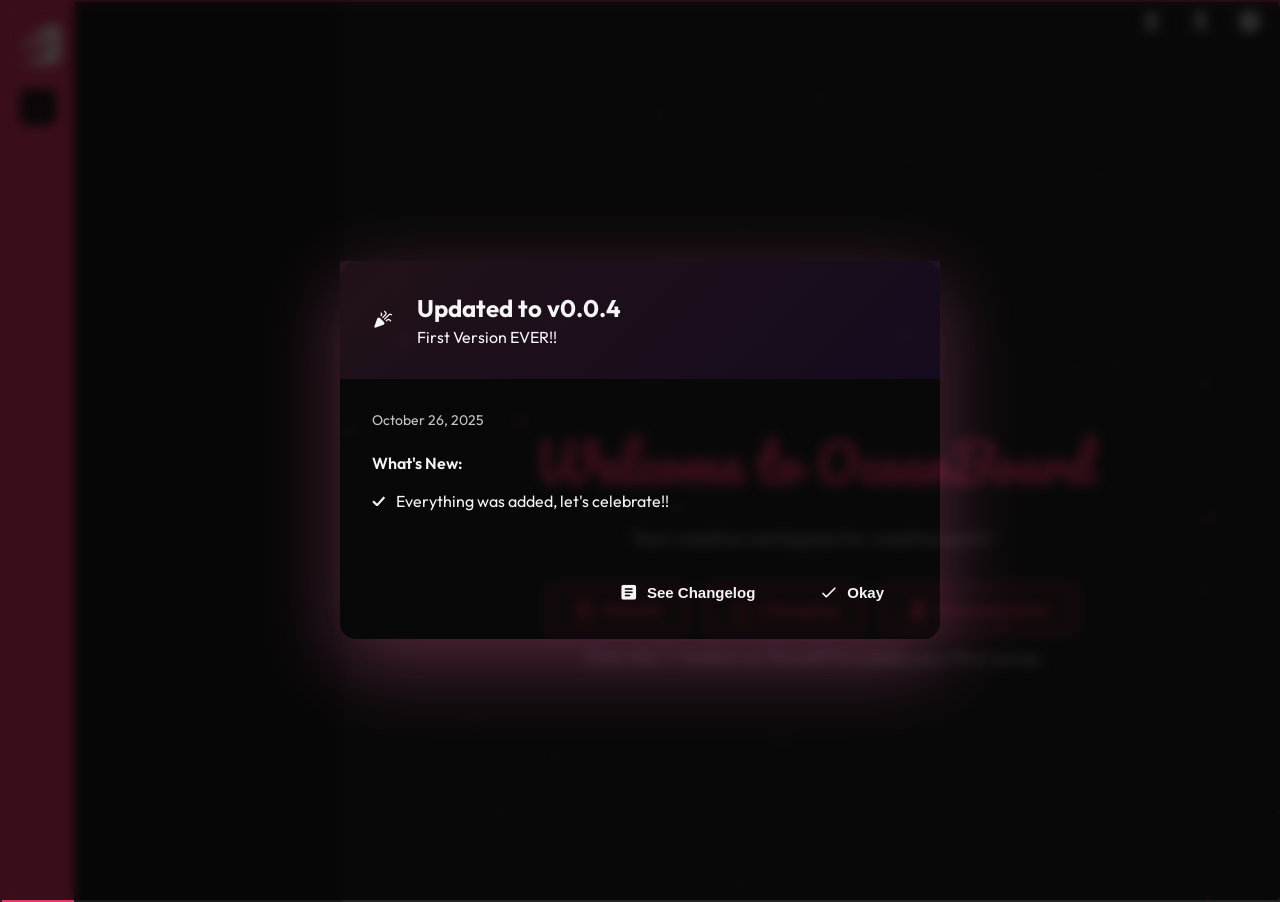
<file: index.html>
<!DOCTYPE html>
<html lang="en">
<head>
	<meta charset="UTF-8">
	<meta name="viewport" content="width=device-width, initial-scale=1.0">
	<title>OceanBoard</title>
    <meta name="robots" content="index, follow, noarchive, nosnippet, notranslate">
	<!-- Google Fonts - api -->
	<link href="https://fonts.googleapis.com/css2?family=Pacifico&family=Dosis:wght@400;700&family=Outfit:wght@400;700&family=Source+Code+Pro:wght@400;700&display=swap" rel="stylesheet">
	<link href="https://fonts.googleapis.com/css2?family=Material+Icons+Round" rel="stylesheet">

	<link rel="stylesheet" href="./styles/root.css">
	<link rel="shortcut icon" href="./media/icons/Icon-Pink.png" type="image/png">
	<script src="./libs/marked.js"></script>
</head>
<body>
	<div class="ob-app">
		<aside class="ob-sidebar">
			<div class="ob-sidebar-bar">
				<div class="ob-logo"></div>
				<button class="ob-series-add-btn" title="Add Series"><span class="material-icons-round">add</span></button>
                <div class="ob-series-tiles">
					<!-- Series tiles will be loaded from localStorage -->
				</div>
			</div>
			<div class="ob-sidebar-content">
				<div class="ob-project-title-static">OceanBoard</div>
				<div class="ob-sidebar-actions">
					<button title="New Episode" class="ob-action-episode"><span class="material-icons-round">note_add</span></button>
					<button title="New Season" class="ob-action-season"><span class="material-icons-round">create_new_folder</span></button>
				</div>
				<div class="ob-tree">
					<!-- Seasons will be loaded from localStorage -->
				</div>
				<div class="ob-special-section">
					<div class="ob-tree-title ob-special-title">Components</div>
					<ul class="ob-tree-list">
						<!-- Special files will be loaded from localStorage -->
					</ul>
				</div>
				<div class="ob-media-section">
					<div class="ob-tree-title ob-media-title">
						Media
					</div>
					<div class="ob-media-list">
						<!-- Media files will be loaded from localStorage -->
					</div>
				</div>
			</div>
		</aside>
		<main class="ob-main">
			<header class="ob-header">
				<div class="ob-header-controls">
					<button class="ob-header-btn" title="Import"><span class="material-icons-round">upload</span></button>
					<button class="ob-header-btn" title="Export"><span class="material-icons-round">download</span></button>
					<button class="ob-header-btn" title="Settings"><span class="material-icons-round">settings</span></button>
				</div>
			</header>
			<div class="ob-tabs">
			</div>
			<section class="ob-content">
				<div class="ob-welcome">
					<h1><span>Welcome to</span> <span class="ob-logo-text">OceanBoard</span></h1>
				</div>
			</section>
		</main>
	</div>
    <script src="./classes/index.js" type="module"></script>
</body>
</html>
</file>
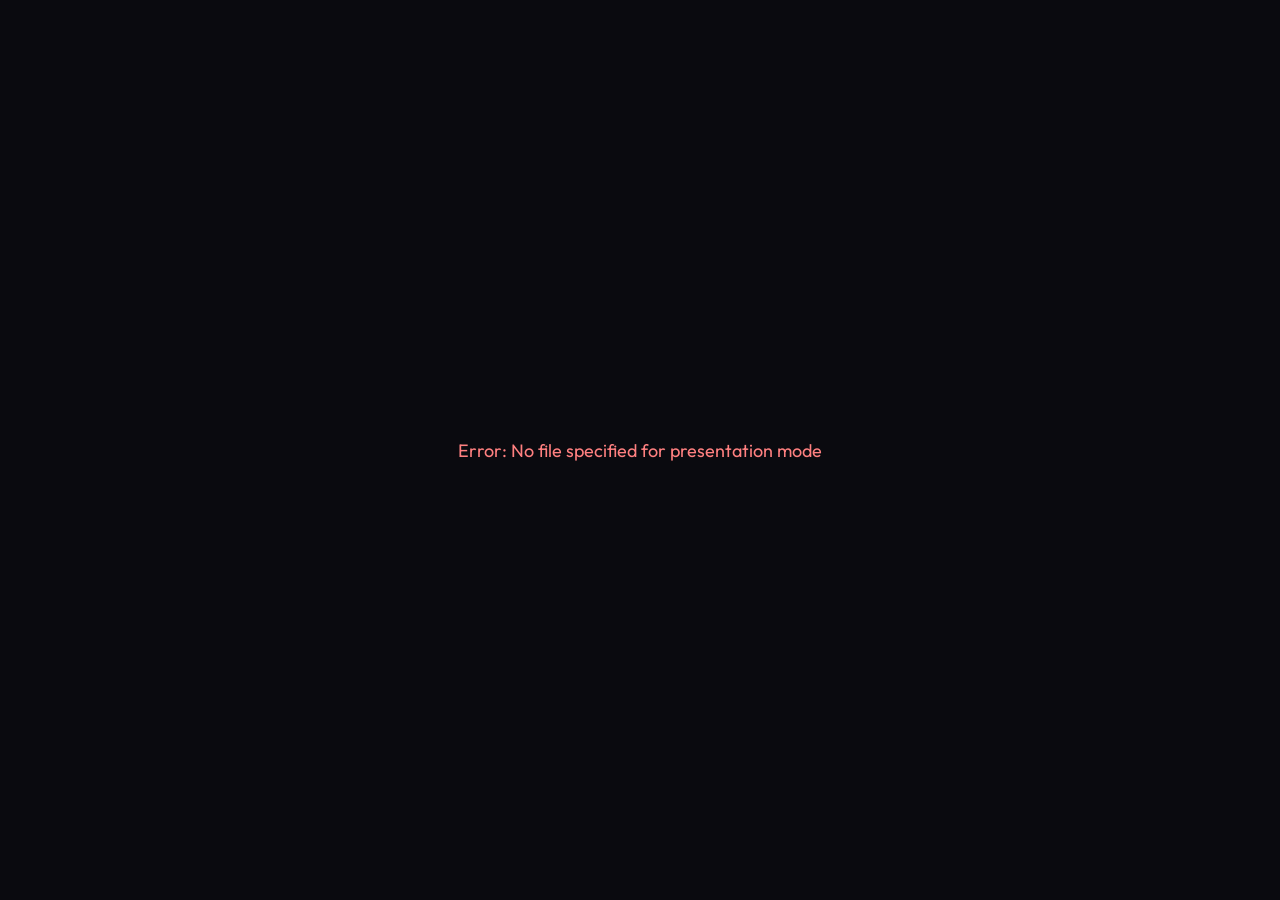
<file: iframes/presentation.html>
<!DOCTYPE html>
<html lang="en">
<head>
	<meta charset="UTF-8">
	<meta name="viewport" content="width=device-width, initial-scale=1.0">
	<title>Presentation Mode - OceanBoard</title>
	<link href="https://fonts.googleapis.com/css2?family=Dosis:wght@400;700&family=Outfit:wght@400;700&family=Source+Code+Pro:wght@400;700&display=swap" rel="stylesheet">
	<link href="https://fonts.googleapis.com/css2?family=Material+Icons+Round" rel="stylesheet">
	<script src="../libs/marked.js"></script>
	<link rel="shortcut icon" href="../../media/icons/Icon-B&W.png" type="image/png">
	<style>
		:root {
			--ob-bg: #0a0a0f;
			--ob-bg-secondary: #12121a;
			--ob-accent: #ff80aa;
			--ob-text: #e0e0e0;
			--ob-text-dim: #a0a0b0;
		}

		* {
			margin: 0;
			padding: 0;
			box-sizing: border-box;
		}

		body {
			font-family: 'Outfit', sans-serif;
			background: var(--ob-bg);
			color: var(--ob-text);
			overflow-x: hidden;
		}

		.presentation-container {
			max-width: 900px;
			margin: 0 auto;
			padding: 60px 40px 120px 40px;
			min-height: 100vh;
		}

		.presentation-content {
			background: var(--ob-bg-secondary);
			border-radius: 16px;
			padding: 48px;
			box-shadow: 0 8px 32px rgba(0, 0, 0, 0.4);
			animation: fadeIn 0.5s ease-out;
		}

		@keyframes fadeIn {
			from { opacity: 0; transform: translateY(20px); }
			to { opacity: 1; transform: translateY(0); }
		}

		.presentation-content h1 {
			font-family: 'Dosis', sans-serif;
			font-size: 3rem;
			color: var(--ob-accent);
			margin-bottom: 1.5rem;
			line-height: 1.2;
		}

		.presentation-content h2 {
			font-size: 2rem;
			color: var(--ob-text);
			margin: 2rem 0 1rem 0;
			border-bottom: 2px solid rgba(255, 128, 170, 0.3);
			padding-bottom: 0.5rem;
		}

		.presentation-content h3 {
			font-size: 1.5rem;
			color: var(--ob-text);
			margin: 1.5rem 0 0.75rem 0;
		}

		.presentation-content p {
			line-height: 1.8;
			margin-bottom: 1.25rem;
			color: var(--ob-text-dim);
			font-size: 1.125rem;
		}

		.presentation-content ul,
		.presentation-content ol {
			margin: 1rem 0 1.5rem 2rem;
			line-height: 1.8;
		}

		.presentation-content li {
			margin-bottom: 0.5rem;
			color: var(--ob-text-dim);
		}

		.presentation-content code {
			background: var(--ob-bg);
			padding: 0.2em 0.4em;
			border-radius: 4px;
			font-family: 'Source Code Pro', monospace;
			color: var(--ob-accent);
			font-size: 0.9em;
		}

		.presentation-content pre {
			background: var(--ob-bg);
			padding: 1.5rem;
			border-radius: 8px;
			overflow-x: auto;
			margin: 1.5rem 0;
		}

		.presentation-content pre code {
			background: none;
			padding: 0;
			color: var(--ob-text);
		}

		.presentation-content blockquote {
			border-left: 4px solid var(--ob-accent);
			padding-left: 1.5rem;
			margin: 1.5rem 0;
			font-style: italic;
			color: var(--ob-text-dim);
		}

		.presentation-content a {
			color: var(--ob-accent);
			text-decoration: none;
			border-bottom: 1px solid transparent;
			transition: border-color 0.2s;
		}

		.presentation-content a:hover {
			border-bottom-color: var(--ob-accent);
		}

		.presentation-content img {
			max-width: 100%;
			border-radius: 8px;
			margin: 1.5rem 0;
		}

		.presentation-content hr {
			border: none;
			height: 2px;
			background: linear-gradient(90deg, transparent, rgba(255, 128, 170, 0.3), transparent);
			margin: 2rem 0;
		}

		.presentation-nav {
			position: fixed;
			bottom: 0;
			left: 0;
			right: 0;
			background: rgba(18, 18, 26, 0.95);
			backdrop-filter: blur(10px);
			border-top: 1px solid rgba(255, 255, 255, 0.1);
			padding: 20px 40px;
			display: flex;
			align-items: center;
			justify-content: space-between;
			z-index: 1000;
			box-shadow: 0 -4px 20px rgba(0, 0, 0, 0.3);
		}

		.presentation-nav-center {
			flex: 1;
			display: flex;
			align-items: center;
			justify-content: left;
			gap: 24px;
		}

		.presentation-file-info {
			display: flex;
			flex-direction: column;
			align-items: center;
			gap: 4px;
		}

		.presentation-series-name {
			font-size: 0.875rem;
			color: var(--ob-text-dim);
			font-weight: 500;
		}

		.presentation-file-name {
			font-size: 1.125rem;
			color: var(--ob-text);
			font-weight: 600;
		}

		.presentation-nav-btn {
			background: rgba(255, 128, 170, 0.1);
			border: 1px solid rgba(255, 128, 170, 0.3);
			color: var(--ob-accent);
			border-radius: 12px;
			width: 48px;
			height: 48px;
			display: flex;
			align-items: center;
			justify-content: center;
			cursor: pointer;
			transition: all 0.2s ease;
		}

		.presentation-nav-btn:hover:not(:disabled) {
			background: rgba(255, 128, 170, 0.2);
			border-color: var(--ob-accent);
			transform: translateY(-2px);
		}

		.presentation-nav-btn:disabled {
			opacity: 0.3;
			cursor: not-allowed;
		}

		.presentation-nav-btn .material-icons-round {
			font-size: 1.5rem;
		}

		.presentation-close-btn {
			background: rgba(255, 80, 80, 0.1);
			border: 1px solid rgba(255, 80, 80, 0.3);
			color: #ff8080;
			border-radius: 12px;
			padding: 12px 24px;
			display: flex;
			align-items: center;
			gap: 8px;
			cursor: pointer;
			transition: all 0.2s ease;
			font-weight: 600;
		}

		.presentation-close-btn:hover {
			background: rgba(255, 80, 80, 0.2);
			border-color: #ff8080;
		}

		.presentation-close-btn .material-icons-round {
			font-size: 1.25rem;
		}

		.presentation-loading {
			display: flex;
			flex-direction: column;
			align-items: center;
			justify-content: center;
			min-height: 100vh;
			gap: 20px;
		}

		.presentation-spinner {
			width: 48px;
			height: 48px;
			border: 3px solid rgba(255, 128, 170, 0.2);
			border-top-color: var(--ob-accent);
			border-radius: 50%;
			animation: spin 1s linear infinite;
		}

		@keyframes spin {
			to { transform: rotate(360deg); }
		}

		.presentation-loading-text {
			color: var(--ob-text-dim);
			font-size: 1.125rem;
		}

		@media (max-width: 768px) {
			.presentation-container {
				padding: 40px 20px 100px 20px;
			}

			.presentation-content {
				padding: 32px 24px;
			}

			.presentation-content h1 {
				font-size: 2rem;
			}

			.presentation-nav {
				padding: 16px 20px;
			}

			.presentation-file-name {
				font-size: 1rem;
			}

			.presentation-series-name {
				font-size: 0.75rem;
			}
		}
	</style>
</head>
<body>
	<!-- Loading State -->
	<div class="presentation-loading" id="loading">
		<div class="presentation-spinner"></div>
		<div class="presentation-loading-text">Loading presentation...</div>
	</div>

	<!-- Main Content -->
	<div class="presentation-container" id="container" style="display: none;">
		<div class="presentation-content" id="content">
			<!-- Markdown content will be rendered here -->
		</div>
	</div>

	<!-- Bottom Navigation Bar -->
	<nav class="presentation-nav" id="nav" style="display: none;">
		<div class="presentation-nav-center">
			<button class="presentation-nav-btn" id="prevBtn" title="Previous File">
				<span class="material-icons-round">chevron_left</span>
			</button>

			<div class="presentation-file-info">
				<div class="presentation-series-name" id="seriesName">Series Name</div>
				<div class="presentation-file-name" id="fileName">File Name</div>
			</div>

			<button class="presentation-nav-btn" id="nextBtn" title="Next File">
				<span class="material-icons-round">chevron_right</span>
			</button>

		<button class="presentation-nav-btn" onclick="location.reload()" title="Reload">
				<span class="material-icons-round">refresh</span>
			</button>
		</div>

		<button class="presentation-close-btn" id="closeBtn">
			<span class="material-icons-round">close</span>
			Exit Presentation
		</button>
	</nav>

	<script type="module">
		// Import media system functions
		import { getMedia, getMediaIdFromMention } from '../classes/filesystem/mediasystem.js';
		import { preprocessMediaMentions, setupCustomRenderer } from '../classes/editors/mediarenderer.js';
		
		// Initialize custom renderer for media
		setupCustomRenderer();
		
		// Get file ID from URL parameter
		const urlParams = new URLSearchParams(window.location.search);
		const fileId = urlParams.get('file');
		const seriesId = urlParams.get('series');

		let allFiles = [];
		let currentIndex = 0;

		// Load file content and metadata
		async function loadPresentation() {
			if (!fileId || !seriesId) {
				document.getElementById('loading').innerHTML = `
					<div class="presentation-loading-text" style="color: #ff8080;">
						Error: No file specified for presentation mode
					</div>
				`;
				return;
			}

			console.log('[Presentation] Loading file:', fileId);
			console.log('[Presentation] Series:', seriesId);
			console.log('[Presentation] Storage key:', 'ob-file-' + fileId);

			// Get file content from localStorage
			const content = localStorage.getItem('ob-file-' + fileId);
			if (!content) {
				// Debug: Show all available files
				const allKeys = Object.keys(localStorage).filter(k => k.startsWith('ob-file-'));
				console.error('[Presentation] File not found. Available files:', allKeys);
				
				document.getElementById('loading').innerHTML = `
					<div class="presentation-loading-text" style="color: #ff8080;">
						Error: File not found<br>
						<small style="opacity: 0.7; font-size: 0.9rem;">Looking for: ob-file-${fileId}</small><br>
						<small style="opacity: 0.7; font-size: 0.9rem;">Available files: ${allKeys.length}</small>
					</div>
				`;
				return;
			}

			// Get workspace data to build file list
			const workspaceData = JSON.parse(localStorage.getItem('ob-workspace-' + seriesId) || '{}');
			const seriesMetadata = JSON.parse(localStorage.getItem('ob-series-meta-' + seriesId) || '{}');

			// Build flat file list
			if (workspaceData.seasons) {
				workspaceData.seasons.forEach(season => {
					if (season.episodes) {
						season.episodes.forEach(episode => {
							allFiles.push({
								name: episode.name,
								seasonName: season.name
							});
						});
					}
				});
			}

			// Add special files
			if (workspaceData.specialFiles) {
				workspaceData.specialFiles.forEach(file => {
					allFiles.push({
						name: file.name,
						seasonName: 'Special Files'
					});
				});
			}

			// Find current file index
			currentIndex = allFiles.findIndex(f => f.name === fileId);

			// Remove file-id line from content (if it exists)
			let cleanContent = content;
			const fileIdPattern = /^\$\s*file-id\s*=\s*"[^"]+"\s*\n?/;
			if (fileIdPattern.test(content)) {
				cleanContent = content.replace(fileIdPattern, '');
			}

			// Strip @component. prefix from mentions
			cleanContent = cleanContent.replace(/@([a-z]+)\.([a-zA-Z0-9]+)/g, '$2');

			// Preprocess media mentions
			cleanContent = preprocessMediaMentions(cleanContent);

			// Render markdown
			const html = marked.parse(cleanContent);
			document.getElementById('content').innerHTML = html;

			// Update file info
			document.getElementById('fileName').textContent = fileId;
			document.getElementById('seriesName').textContent = seriesMetadata.name || 'OceanBoard';

			// Update navigation buttons
			updateNavButtons();

			// Show content
			document.getElementById('loading').style.display = 'none';
			document.getElementById('container').style.display = 'block';
			document.getElementById('nav').style.display = 'flex';
		}

		function updateNavButtons() {
			const prevBtn = document.getElementById('prevBtn');
			const nextBtn = document.getElementById('nextBtn');

			prevBtn.disabled = currentIndex <= 0;
			nextBtn.disabled = currentIndex >= allFiles.length - 1;
		}

		// Navigation handlers
		document.getElementById('prevBtn').addEventListener('click', () => {
			if (currentIndex > 0) {
				currentIndex--;
				const file = allFiles[currentIndex];
				window.location.href = `?file=${encodeURIComponent(file.name)}&series=${encodeURIComponent(seriesId)}`;
			}
		});

		document.getElementById('nextBtn').addEventListener('click', () => {
			if (currentIndex < allFiles.length - 1) {
				currentIndex++;
				const file = allFiles[currentIndex];
				window.location.href = `?file=${encodeURIComponent(file.name)}&series=${encodeURIComponent(seriesId)}`;
			}
		});

		document.getElementById('closeBtn').addEventListener('click', () => {
			window.close();
		});

		// Keyboard navigation
		document.addEventListener('keydown', (e) => {
			if (e.key === 'ArrowLeft' && currentIndex > 0) {
				document.getElementById('prevBtn').click();
			} else if (e.key === 'ArrowRight' && currentIndex < allFiles.length - 1) {
				document.getElementById('nextBtn').click();
			} else if (e.key === 'Escape') {
				window.close();
			}
		});

		// Load presentation on page load
		loadPresentation();
	</script>
</body>
</html>
</file>
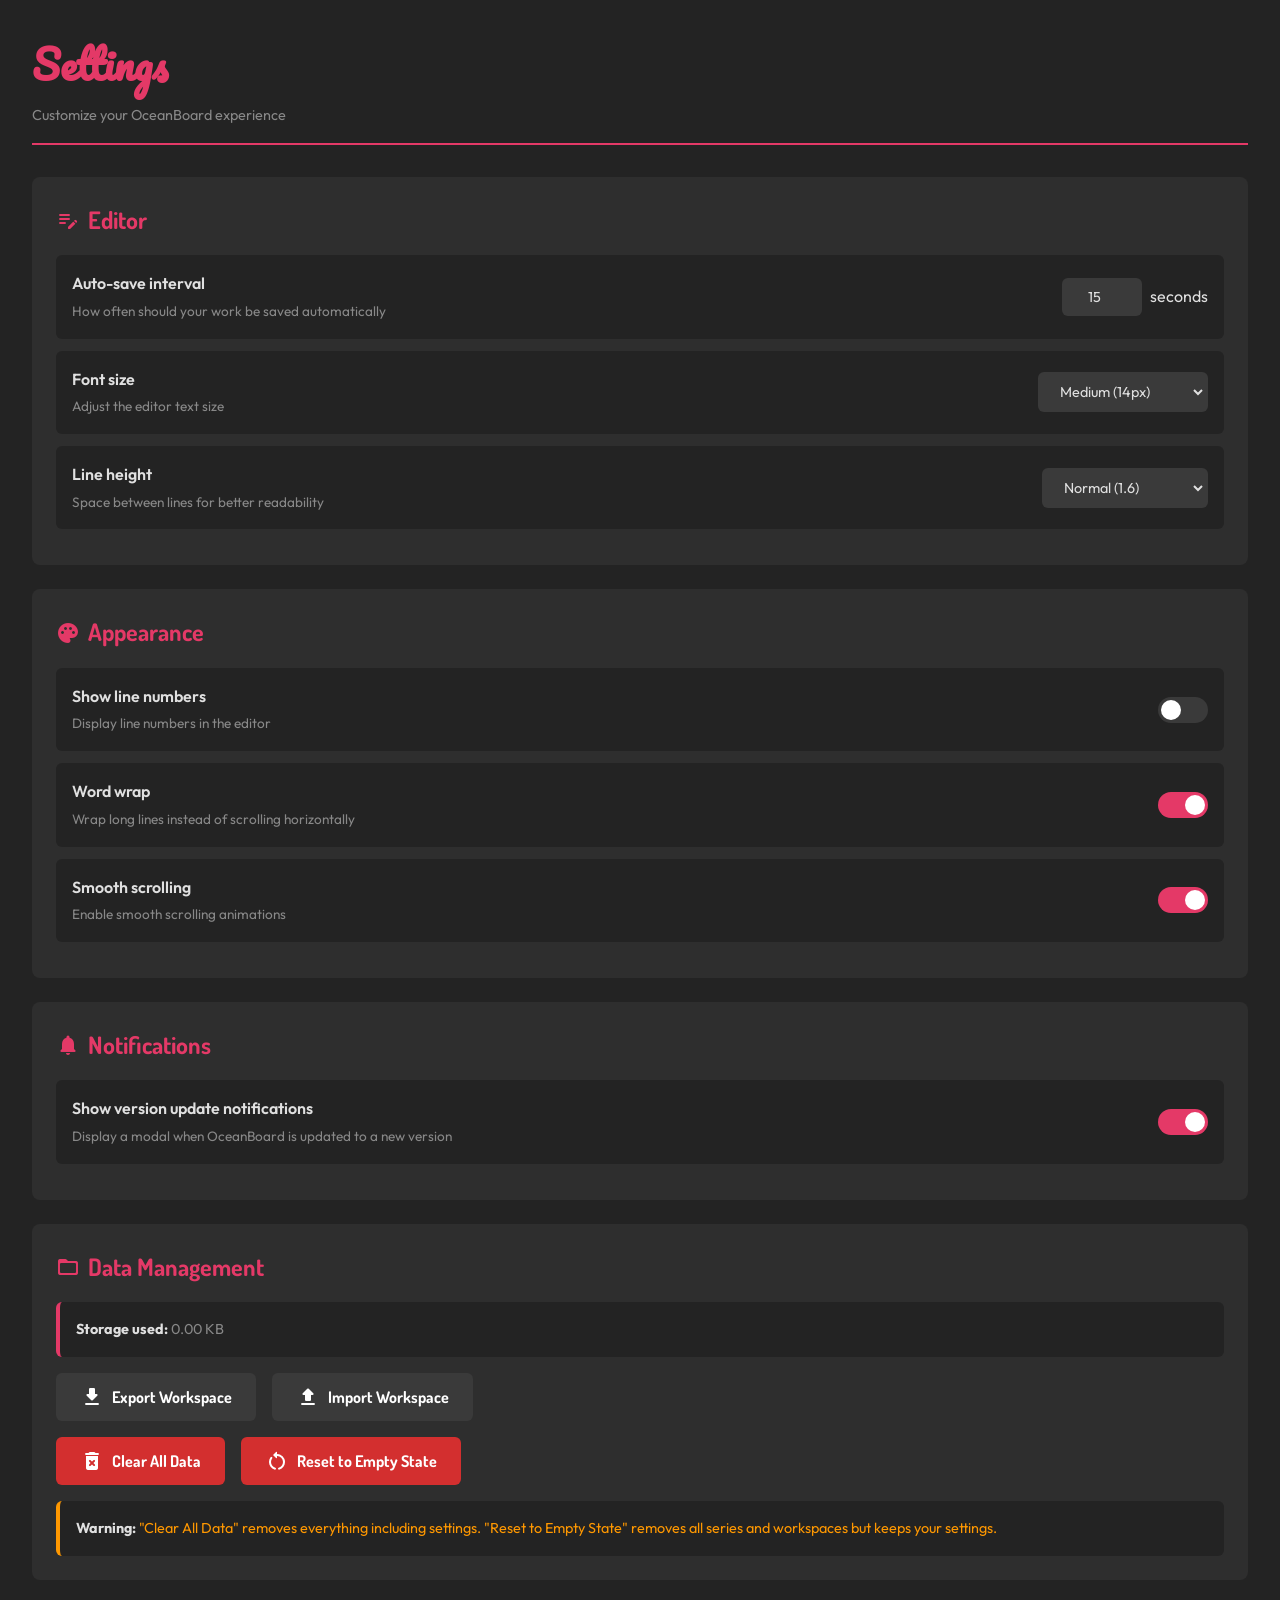
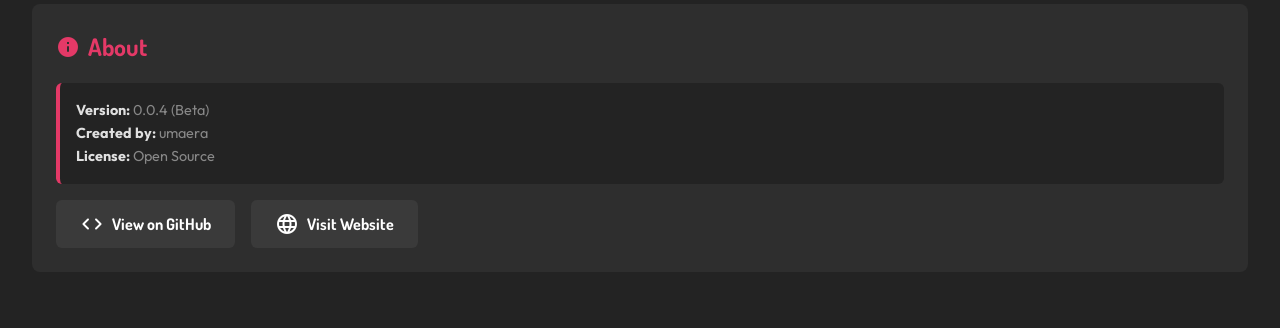
<file: iframes/settings.html>
<!DOCTYPE html>
<html lang="en">
<head>
	<meta charset="UTF-8">
	<meta name="viewport" content="width=device-width, initial-scale=1.0">
	<title>OceanBoard - Settings</title>
	<link href="https://fonts.googleapis.com/css2?family=Pacifico&family=Dosis:wght@400;700&family=Outfit:wght@400;700&family=Source+Code+Pro:wght@400;700&display=swap" rel="stylesheet">
	<link href="https://fonts.googleapis.com/css2?family=Material+Icons+Round" rel="stylesheet">
	<style>
		/* ===### Root ###=== */
		:root {
			--main-color: #E43967;
			--main-dark: #80203A;
			--bg-color: #232323;
			--bg-lighter: #2e2e2e;
			--bg-hover: #3a3a3a;
			--text-color: #e0e0e0;
			--text-muted: #888;
		}

		* {
			margin: 0;
			padding: 0;
			box-sizing: border-box;
		}

		body {
			font-family: 'Outfit', sans-serif;
			background: var(--bg-color);
			color: var(--text-color);
			padding: 2rem;
			line-height: 1.6;
		}

		/* ===### Header ###=== */
		.settings-header {
			margin-bottom: 2rem;
			border-bottom: 2px solid var(--main-color);
			padding-bottom: 1rem;
		}

		.settings-header h1 {
			font-family: 'Pacifico', cursive;
			color: var(--main-color);
			font-size: 2.5rem;
			margin-bottom: 0.5rem;
		}

		.settings-header p {
			color: var(--text-muted);
			font-size: 0.9rem;
		}

		/* ===### Sections ###=== */
		.settings-section {
			background: var(--bg-lighter);
			border-radius: 8px;
			padding: 1.5rem;
			margin-bottom: 1.5rem;
		}

		.settings-section h2 {
			font-family: 'Dosis', sans-serif;
			color: var(--main-color);
			font-size: 1.5rem;
			margin-bottom: 1rem;
			display: flex;
			align-items: center;
			gap: 0.5rem;
		}

		.settings-section h2 .material-icons-round {
			font-size: 1.5rem;
		}

		/* ===### Setting Items ###=== */
		.setting-item {
			display: flex;
			justify-content: space-between;
			align-items: center;
			padding: 1rem;
			background: var(--bg-color);
			border-radius: 6px;
			margin-bottom: 0.75rem;
			transition: background 0.2s;
		}

		.setting-item:hover {
			background: var(--bg-hover);
		}

		.setting-info {
			flex: 1;
		}

		.setting-info label {
			display: block;
			font-weight: 600;
			color: var(--text-color);
			margin-bottom: 0.25rem;
		}

		.setting-info p {
			font-size: 0.85rem;
			color: var(--text-muted);
		}

		.setting-control {
			display: flex;
			align-items: center;
			gap: 0.5rem;
		}

		/* ===### Inputs ###=== */
		input[type="number"],
		select {
			background: var(--bg-hover);
			border: 2px solid transparent;
			border-radius: 6px;
			color: var(--text-color);
			padding: 0.5rem 1rem;
			font-family: 'Outfit', sans-serif;
			font-size: 0.9rem;
			transition: border-color 0.2s;
		}

		input[type="number"]:focus,
		select:focus {
			outline: none;
			border-color: var(--main-color);
		}

		input[type="number"] {
			width: 80px;
			text-align: center;
		}

		select {
			min-width: 120px;
		}

		/* ===### Toggle Switch ###=== */
		.toggle-switch {
			position: relative;
			width: 50px;
			height: 26px;
			background: var(--bg-hover);
			border-radius: 13px;
			cursor: pointer;
			transition: background 0.3s;
		}

		.toggle-switch.active {
			background: var(--main-color);
		}

		.toggle-switch::after {
			content: '';
			position: absolute;
			width: 20px;
			height: 20px;
			background: white;
			border-radius: 50%;
			top: 3px;
			left: 3px;
			transition: transform 0.3s;
		}

		.toggle-switch.active::after {
			transform: translateX(24px);
		}

		/* ===### Buttons ###=== */
		.btn {
			background: var(--main-color);
			color: white;
			border: none;
			border-radius: 6px;
			padding: 0.75rem 1.5rem;
			font-family: 'Dosis', sans-serif;
			font-size: 1rem;
			font-weight: 700;
			cursor: pointer;
			display: inline-flex;
			align-items: center;
			gap: 0.5rem;
			transition: background 0.2s, transform 0.1s;
		}

		.btn:hover {
			background: var(--main-dark);
		}

		.btn:active {
			transform: scale(0.98);
		}

		.btn-secondary {
			background: var(--bg-hover);
		}

		.btn-secondary:hover {
			background: var(--bg-lighter);
		}

		.btn-danger {
			background: #d32f2f;
		}

		.btn-danger:hover {
			background: #9a0007;
		}

		.button-group {
			display: flex;
			gap: 1rem;
			margin-top: 1rem;
		}

		/* ===### Info Box ###=== */
		.info-box {
			background: var(--bg-color);
			border-left: 4px solid var(--main-color);
			padding: 1rem;
			border-radius: 6px;
			margin-top: 1rem;
		}

		.info-box p {
			color: var(--text-muted);
			font-size: 0.9rem;
		}

		.info-box strong {
			color: var(--text-color);
		}
	</style>
</head>
<body>
	<div class="settings-header">
		<h1>Settings</h1>
		<p>Customize your OceanBoard experience</p>
	</div>

	<!-- ===### Editor Settings ###=== -->
	<div class="settings-section">
		<h2>
			<span class="material-icons-round">edit_note</span>
			Editor
		</h2>
		<div class="setting-item">
			<div class="setting-info">
				<label>Auto-save interval</label>
				<p>How often should your work be saved automatically</p>
			</div>
			<div class="setting-control">
				<input type="number" id="autosave-interval" min="5" max="300" value="15">
				<span>seconds</span>
			</div>
		</div>
		<div class="setting-item">
			<div class="setting-info">
				<label>Font size</label>
				<p>Adjust the editor text size</p>
			</div>
			<div class="setting-control">
				<select id="font-size">
					<option value="12">Small (12px)</option>
					<option value="14" selected>Medium (14px)</option>
					<option value="16">Large (16px)</option>
					<option value="18">Extra Large (18px)</option>
				</select>
			</div>
		</div>
		<div class="setting-item">
			<div class="setting-info">
				<label>Line height</label>
				<p>Space between lines for better readability</p>
			</div>
			<div class="setting-control">
				<select id="line-height">
					<option value="1.4">Compact (1.4)</option>
					<option value="1.6" selected>Normal (1.6)</option>
					<option value="1.8">Comfortable (1.8)</option>
					<option value="2.0">Spacious (2.0)</option>
				</select>
			</div>
		</div>
	</div>

	<!-- ===### Appearance Settings ###=== -->
	<div class="settings-section">
		<h2>
			<span class="material-icons-round">palette</span>
			Appearance
		</h2>
		<div class="setting-item">
			<div class="setting-info">
				<label>Show line numbers</label>
				<p>Display line numbers in the editor</p>
			</div>
			<div class="setting-control">
				<div class="toggle-switch" id="line-numbers" data-enabled="false"></div>
			</div>
		</div>
		<div class="setting-item">
			<div class="setting-info">
				<label>Word wrap</label>
				<p>Wrap long lines instead of scrolling horizontally</p>
			</div>
			<div class="setting-control">
				<div class="toggle-switch active" id="word-wrap" data-enabled="true"></div>
			</div>
		</div>
		<div class="setting-item">
			<div class="setting-info">
				<label>Smooth scrolling</label>
				<p>Enable smooth scrolling animations</p>
			</div>
			<div class="setting-control">
				<div class="toggle-switch active" id="smooth-scroll" data-enabled="true"></div>
			</div>
		</div>
	</div>

	<!-- ===### Notifications Settings ###=== -->
	<div class="settings-section">
		<h2>
			<span class="material-icons-round">notifications</span>
			Notifications
		</h2>
		<div class="setting-item">
			<div class="setting-info">
				<label>Show version update notifications</label>
				<p>Display a modal when OceanBoard is updated to a new version</p>
			</div>
			<div class="setting-control">
				<div class="toggle-switch active" id="update-notifications" data-enabled="true"></div>
			</div>
		</div>
	</div>

	<!-- ===### Data Management ###=== -->
	<div class="settings-section">
		<h2>
			<span class="material-icons-round">folder_open</span>
			Data Management
		</h2>
		<div class="info-box">
			<p><strong>Storage used:</strong> <span id="storage-used">Calculating...</span></p>
		</div>
		<div class="button-group">
			<button class="btn btn-secondary" id="btn-export">
				<span class="material-icons-round">download</span>
				Export Workspace
			</button>
			<button class="btn btn-secondary" id="btn-import">
				<span class="material-icons-round">upload</span>
				Import Workspace
			</button>
		</div>
		<div class="button-group">
			<button class="btn btn-danger" id="btn-clear">
				<span class="material-icons-round">delete_forever</span>
				Clear All Data
			</button>
			<button class="btn btn-danger" id="btn-reset">
				<span class="material-icons-round">restart_alt</span>
				Reset to Empty State
			</button>
		</div>
		<div class="info-box" style="border-left-color: #ff9800; margin-top: 1rem;">
			<p style="color: #ff9800;"><strong>Warning:</strong> "Clear All Data" removes everything including settings. "Reset to Empty State" removes all series and workspaces but keeps your settings.</p>
		</div>
	</div>

	<!-- ===### About ###=== -->
	<div class="settings-section">
		<h2>
			<span class="material-icons-round">info</span>
			About
		</h2>
		<div class="info-box">
			<p><strong>Version:</strong> <span id="app-version">Loading...</span></p>
			<p><strong>Created by:</strong> umaera</p>
			<p><strong>License:</strong> Open Source</p>
		</div>
		<div class="button-group">
			<button class="btn btn-secondary" onclick="window.open('https://github.com/NotYarazi/OceanBoard', '_blank')">
				<span class="material-icons-round">code</span>
				View on GitHub
			</button>
			<button class="btn btn-secondary" onclick="window.open('../../', '_blank')">
				<span class="material-icons-round">language</span>
				Visit Website
			</button>
		</div>
	</div>

	<script type="module">
		/* === Settings Management === */

		// Import version
		import { OCEANBOARD_VERSION } from '../classes/config/version.js';

		// Load settings from localStorage
		function loadSettings() {
			const settings = {
				autosaveInterval: localStorage.getItem('ob-setting-autosave') || '15',
				fontSize: localStorage.getItem('ob-setting-fontsize') || '14',
				lineHeight: localStorage.getItem('ob-setting-lineheight') || '1.6',
				lineNumbers: localStorage.getItem('ob-setting-linenumbers') === 'true',
				wordWrap: localStorage.getItem('ob-setting-wordwrap') !== 'false',
				smoothScroll: localStorage.getItem('ob-setting-smoothscroll') !== 'false',
				updateNotifications: localStorage.getItem('ob-disable-update-modal') !== 'true'
			};

			document.getElementById('autosave-interval').value = settings.autosaveInterval;
			document.getElementById('font-size').value = settings.fontSize;
			document.getElementById('line-height').value = settings.lineHeight;
			
			const lineNumbersToggle = document.getElementById('line-numbers');
			const wordWrapToggle = document.getElementById('word-wrap');
			const smoothScrollToggle = document.getElementById('smooth-scroll');
			const updateNotificationsToggle = document.getElementById('update-notifications');
			
			if (settings.lineNumbers) lineNumbersToggle.classList.add('active');
			if (settings.wordWrap) wordWrapToggle.classList.add('active');
			if (settings.smoothScroll) smoothScrollToggle.classList.add('active');
			if (settings.updateNotifications) updateNotificationsToggle.classList.add('active');
			
			lineNumbersToggle.dataset.enabled = settings.lineNumbers;
			wordWrapToggle.dataset.enabled = settings.wordWrap;
			smoothScrollToggle.dataset.enabled = settings.smoothScroll;
			updateNotificationsToggle.dataset.enabled = settings.updateNotifications;

			// Load and display version
			document.getElementById('app-version').textContent = OCEANBOARD_VERSION + ' (Beta)';

			console.log('[Settings] Loaded settings');
		}

		// Save setting to localStorage
		function saveSetting(key, value) {
			localStorage.setItem('ob-setting-' + key, value);
			console.log('[Settings] Saved:', key, '=', value);
		}

		// Calculate storage usage
		function calculateStorageUsage() {
			let total = 0;
			for (let key in localStorage) {
				if (localStorage.hasOwnProperty(key)) {
					total += localStorage[key].length + key.length;
				}
			}
			const kb = (total / 1024).toFixed(2);
			document.getElementById('storage-used').textContent = kb + ' KB';
		}

		// Auto-save interval
		document.getElementById('autosave-interval').addEventListener('change', function() {
			saveSetting('autosave', this.value);
			applySettingToParent('autosave', this.value);
		});

		// Font size
		document.getElementById('font-size').addEventListener('change', function() {
			saveSetting('fontsize', this.value);
			applySettingToParent('fontsize', this.value);
		});

		// Line height
		document.getElementById('line-height').addEventListener('change', function() {
			saveSetting('lineheight', this.value);
			applySettingToParent('lineheight', this.value);
		});

		// Toggle switches
		document.querySelectorAll('.toggle-switch').forEach(toggle => {
			toggle.addEventListener('click', function() {
				this.classList.toggle('active');
				const isEnabled = this.classList.contains('active');
				this.dataset.enabled = isEnabled;
				const settingId = this.id;
				
				// Handle update notifications toggle specially
				if (settingId === 'update-notifications') {
					if (isEnabled) {
						localStorage.removeItem('ob-disable-update-modal');
						console.log('[Settings] Update notifications enabled');
					} else {
						localStorage.setItem('ob-disable-update-modal', 'true');
						console.log('[Settings] Update notifications disabled');
					}
				} else {
					const settingName = settingId.replace(/-/g, '');
					saveSetting(settingName, isEnabled);
					applySettingToParent(settingName, isEnabled);
				}
			});
		});

		// Apply setting to parent window (live update)
		function applySettingToParent(setting, value) {
			if (window.opener && !window.opener.closed) {
				window.opener.postMessage({
					type: 'oceanboard-setting',
					setting: setting,
					value: value
				}, '*');
				console.log('[Settings] Applied to main window:', setting, '=', value);
			}
		}

		// Clear all data
		document.getElementById('btn-clear').addEventListener('click', function() {
			if (confirm('Are you sure you want to clear ALL data? This cannot be undone!')) {
				if (confirm('Really? This will delete everything including all your files and settings!')) {
					localStorage.clear();
					alert('All data has been cleared. The page will reload.');
					if (window.opener && !window.opener.closed) {
						window.opener.location.reload();
					}
					window.close();
				}
			}
		});

		// Reset to empty state
		document.getElementById('btn-reset').addEventListener('click', function() {
			if (confirm('Reset to empty state? This will remove all series and workspaces but keep your settings.')) {
				if (confirm('Are you sure? All your series, seasons, episodes, and files will be deleted!')) {
					// Get all localStorage keys
					const keysToRemove = [];
					for (let i = 0; i < localStorage.length; i++) {
						const key = localStorage.key(i);
						// Remove series, workspace, and file data (but keep settings)
						if (key.startsWith('ob-series-') || 
						    key.startsWith('ob-workspace-') || 
						    key.startsWith('ob-file-') ||
						    key === 'ob-active-series') {
							keysToRemove.push(key);
						}
					}
					
					// Remove all identified keys
					keysToRemove.forEach(key => localStorage.removeItem(key));
					
					alert('Reset complete! The page will reload to show the empty state.');
					if (window.opener && !window.opener.closed) {
						window.opener.location.reload();
					}
					window.close();
				}
			}
		});

		// Initialize
		loadSettings();
		calculateStorageUsage();

		console.log('[Settings] Page initialized');
	</script>
</body>
</html>
</file>
<file: styles/root.css>
/* ===### Imports ###=== */
@import url('./layout/general.css');
@import url('./animations/effects.css');
@import url('./animations/helpers.css');
@import url('./files/modal.css');

/* ===### Root Variables & Base Styles ###=== */

:root {
	--ob-color-main: #E43967;
    --ob-color-main-light: #ffa9c0;
	--ob-color-main-dark: #80203A;
	--ob-color-bg: #232323;
    --ob-color-bg-light:rgb(74, 53, 66);
	--ob-color-sidebar: #1a1a1a;
	--ob-color-header: #232323;
	--ob-color-text: #f5f5f5;
	--ob-color-muted: #bdbdbd;
	--ob-radius: 12px;
	--ob-sidebar-width: 340px;
	--ob-sidebar-bar-width: 72px;
	--ob-header-height: 40px;
	--ob-font-main: 'Pacifico', cursive;
	--ob-font-ui: 'Outfit', 'Dosis', Arial, sans-serif;
	--ob-font-mono: 'Source Code Pro', monospace;
}

html, body {
	height: 100%;
	margin: 0;
	padding: 0;
	background: var(--ob-color-bg);
	color: var(--ob-color-text);
	font-family: var(--ob-font-ui);
	box-sizing: border-box;
}

body {
	min-height: 99vh;
	min-width: 99vw;
	overflow: hidden;
    border-style: solid;
    border-width: 2px;
    border-color: var(--ob-color-main);
    border-radius: 0;
}

::selection{
    background-color: black;
    color: var(--ob-color-main);
}

/* ===### Material Icons ###=== */
.material-icons-round {
	font-family: 'Material Icons Round', 'Material Icons', sans-serif;
	font-size: 1.3em;
	vertical-align: middle;
	user-select: none;
}
</file>
